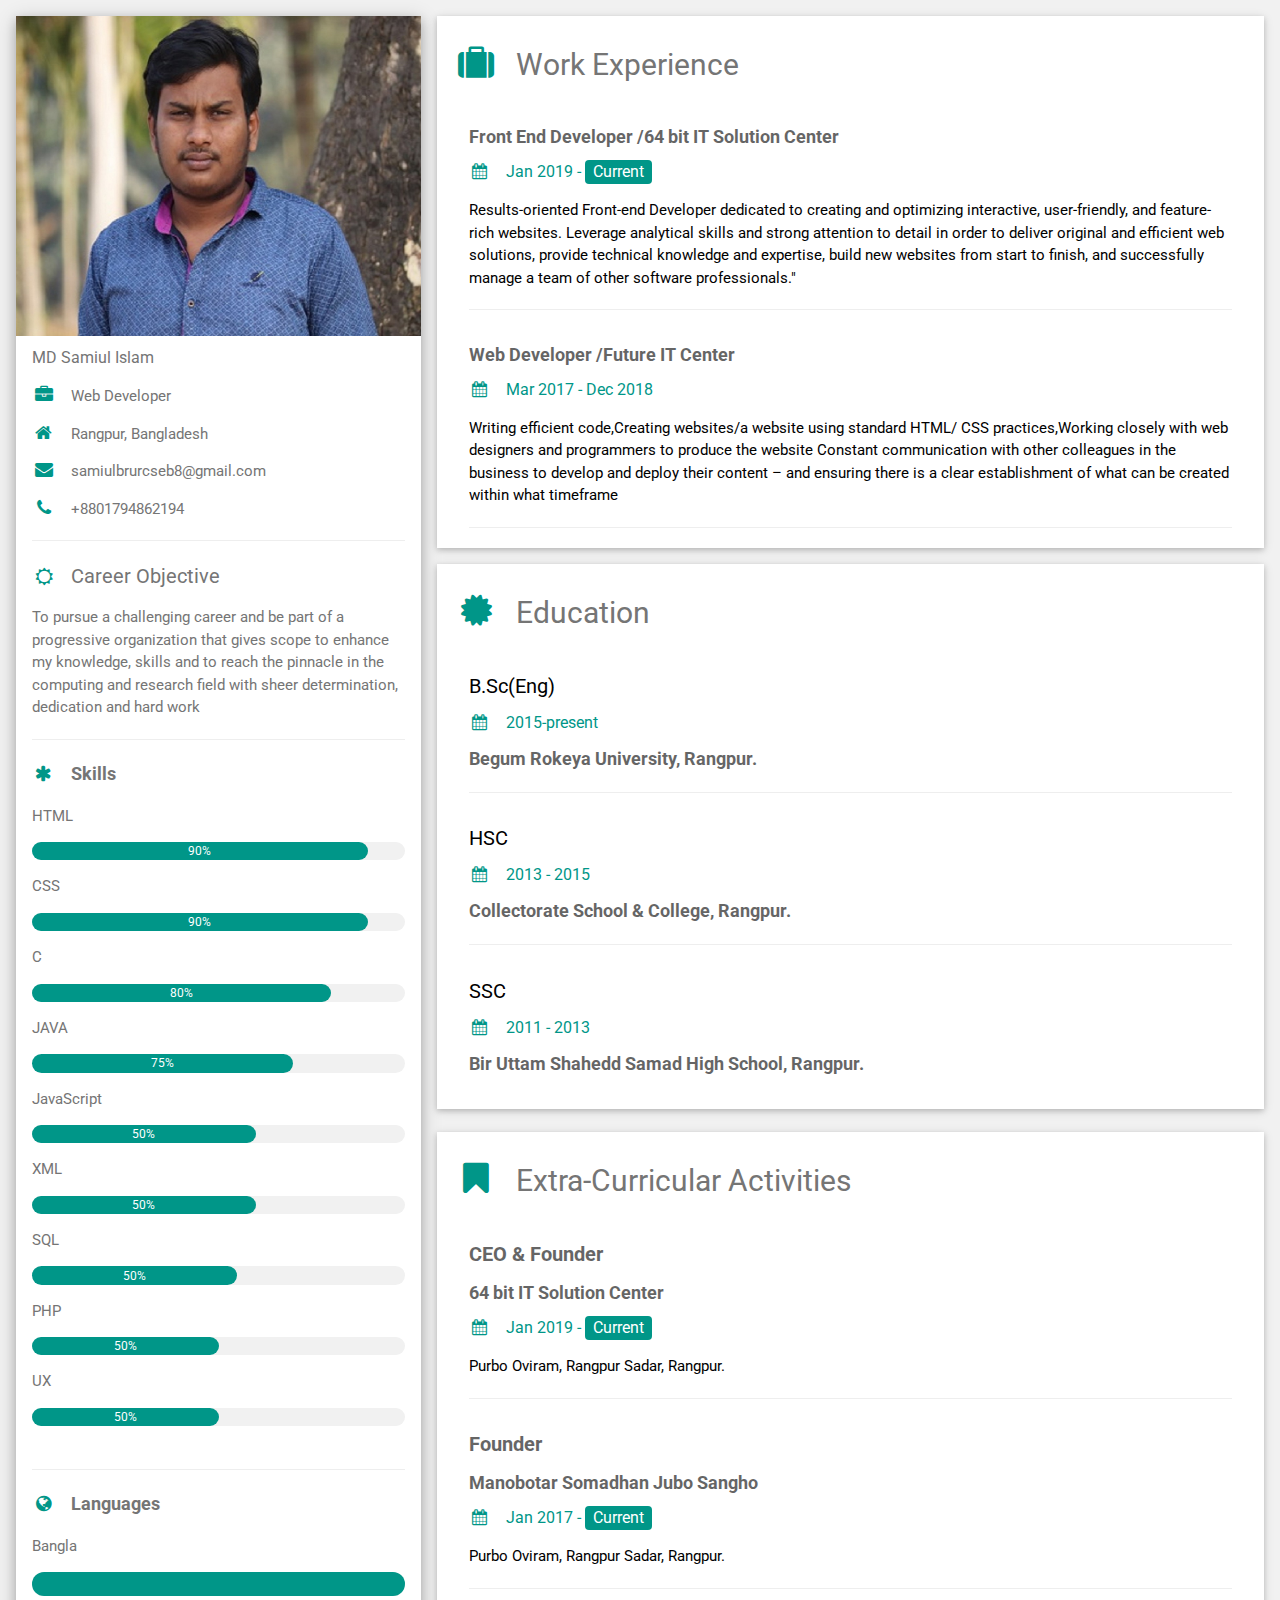
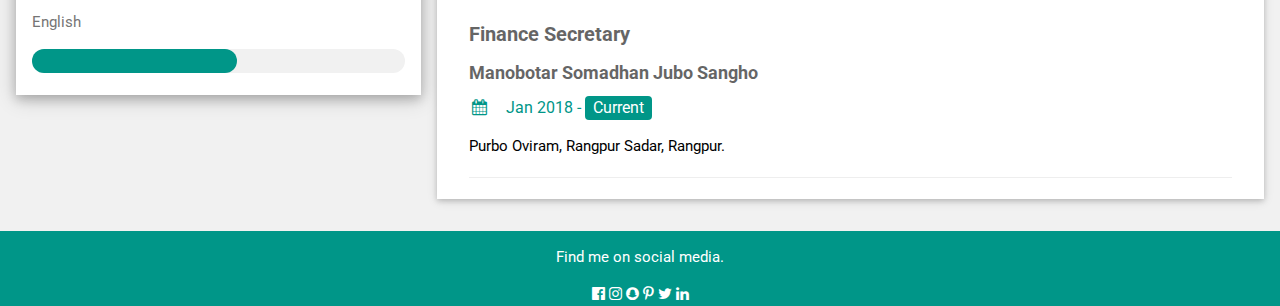
<file: Club/cv.html>
<!DOCTYPE html>
<html>
<title>About Me</title>
<meta charset="UTF-8">
<meta name="viewport" content="width=device-width, initial-scale=1">
<link rel="stylesheet" href="https://www.w3schools.com/w3css/4/w3.css">
<link rel='stylesheet' href='https://fonts.googleapis.com/css?family=Roboto'>
<link rel="stylesheet" href="https://cdnjs.cloudflare.com/ajax/libs/font-awesome/4.7.0/css/font-awesome.min.css">
<style>
html,body,h1,h2,h3,h4,h5,h6,p {font-family: "Roboto", sans-serif,"justify"}
</style>
<body class="w3-light-grey">

<!-- Page Container -->
<div class="w3-content w3-margin-top" style="max-width:1400px;">

  <!-- The Grid -->
  <div class="w3-row-padding">
  
    <!-- Left Column -->
    <div class="w3-third">
    
      <div class="w3-white w3-text-grey w3-card-4">
        <div class="w3-display-container">
          <img src="img/sojib.jpg" style="width:100%;height:320px" alt="Avatar">
        </div>
		 
        <div class="w3-container">
		  <h6>MD Samiul Islam</h6>
          <p><i class="fa fa-briefcase fa-fw w3-margin-right w3-large w3-text-teal"></i>Web Developer</p>
          <p><i class="fa fa-home fa-fw w3-margin-right w3-large w3-text-teal"></i>Rangpur, Bangladesh</p>
          <p><i class="fa fa-envelope fa-fw w3-margin-right w3-large w3-text-teal"></i>samiulbrurcseb8@gmail.com</p>
          <p><i class="fa fa-phone fa-fw w3-margin-right w3-large w3-text-teal"></i>+8801794862194</p>
		  
          <hr>
		  <h4><i class="fa fa-sun-o fa-fw w3-margin-right w3-large w3-text-teal"></i>Career Objective</h4>
		  <p>
		  To pursue a challenging career and be part of 
		  a progressive 
		  organization that gives scope to enhance 
		  my knowledge, skills and to reach the pinnacle
		  in the computing and research field with sheer
		  determination, dedication 
		  and hard work 	  
		  </p>
          <hr>

          <p class="w3-large"><b><i class="fa fa-asterisk fa-fw w3-margin-right w3-text-teal"></i>Skills</b></p>
          <p>HTML</p>
          <div class="w3-light-grey w3-round-xlarge w3-small">
            <div class="w3-container w3-center w3-round-xlarge w3-teal" style="width:90%">90%</div>
          </div>
		  
		  <p>CSS</p>
          <div class="w3-light-grey w3-round-xlarge w3-small">
            <div class="w3-container w3-center w3-round-xlarge w3-teal" style="width:90%">90%</div>
          </div>
		  
          <p>C</p>
          <div class="w3-light-grey w3-round-xlarge w3-small">
            <div class="w3-container w3-center w3-round-xlarge w3-teal" style="width:80%">
              <div class="w3-center w3-text-white">80%</div>
            </div>
          </div>
          <p>JAVA</p>
          <div class="w3-light-grey w3-round-xlarge w3-small">
            <div class="w3-container w3-center w3-round-xlarge w3-teal" style="width:70%">75%</div>
          </div>
          <p>JavaScript</p>
          <div class="w3-light-grey w3-round-xlarge w3-small">
            <div class="w3-container w3-center w3-round-xlarge w3-teal" style="width:60%">50%</div>
          </div>
		  
		  <p>XML</p>
          <div class="w3-light-grey w3-round-xlarge w3-small">
            <div class="w3-container w3-center w3-round-xlarge w3-teal" style="width:60%">50%</div>
          </div>
		  
		   <p>SQL</p>
          <div class="w3-light-grey w3-round-xlarge w3-small">
            <div class="w3-container w3-center w3-round-xlarge w3-teal" style="width:55%">50%</div>
          </div>
		  
		  <p>PHP</p>
          <div class="w3-light-grey w3-round-xlarge w3-small">
            <div class="w3-container w3-center w3-round-xlarge w3-teal" style="width:50%">50%</div>
          </div>
		  
		  <p>UX</p>
          <div class="w3-light-grey w3-round-xlarge w3-small">
            <div class="w3-container w3-center w3-round-xlarge w3-teal" style="width:50%">50%</div>
          </div>
          <br>
		<hr>
          <p class="w3-large w3-text-theme"><b><i class="fa fa-globe fa-fw w3-margin-right w3-text-teal"></i>Languages</b></p>
          <p>Bangla</p>
          <div class="w3-light-grey w3-round-xlarge">
            <div class="w3-round-xlarge w3-teal" style="height:24px;width:100%"></div>
          </div>
          <p>English</p>
          <div class="w3-light-grey w3-round-xlarge">
            <div class="w3-round-xlarge w3-teal" style="height:24px;width:55%"></div>
          </div>
          <br>
        </div>
      </div><br>

    <!-- End Left Column -->
    </div>

    <!-- Right Column -->
    <div class="w3-twothird">
    
      <div class="w3-container w3-card w3-white w3-margin-bottom">
        <h2 class="w3-text-grey w3-padding-16"><i class="fa fa-suitcase fa-fw w3-margin-right w3-xxlarge w3-text-teal"></i>Work Experience</h2>
        <div class="w3-container">
          <h5 class="w3-opacity"><b>Front End Developer /64 bit IT Solution Center</b></h5>
          <h6 class="w3-text-teal"><i class="fa fa-calendar fa-fw w3-margin-right"></i>Jan 2019 - <span class="w3-tag w3-teal w3-round">Current</span></h6>
          <p>Results-oriented Front-end Developer dedicated to creating and optimizing interactive, user-friendly, and feature-rich websites. Leverage analytical skills and strong attention to detail in order to deliver original and efficient web solutions, provide technical knowledge and expertise, build new websites from start to finish, and successfully manage a team of other software professionals."</p>
          <hr>
        </div>
        <div class="w3-container">
          <h5 class="w3-opacity"><b>Web Developer /Future IT Center</b></h5>
          <h6 class="w3-text-teal"><i class="fa fa-calendar fa-fw w3-margin-right"></i>Mar 2017 - Dec 2018</h6>
          <p>Writing efficient code,Creating websites/a website using standard HTML/
		  CSS practices,Working closely with web designers and programmers to produce the website
		Constant communication with other colleagues in the business to develop and deploy their content – and ensuring there is a clear establishment of what can be created within what timeframe</p>
				
          <hr>
        </div>
 
      </div>

      <div class="w3-container w3-card w3-white">
        <h2 class="w3-text-grey w3-padding-16"><i class="fa fa-certificate fa-fw w3-margin-right w3-xxlarge w3-text-teal"></i>Education</h2>
        <div class="w3-container">
		 <h4>B.Sc(Eng)</h4>
		  <h6 class="w3-text-teal"><i class="fa fa-calendar fa-fw w3-margin-right"></i>2015-present</h6>
          <h5 class="w3-opacity"><b>Begum Rokeya University, Rangpur.</b></h5>
          <hr>
        </div>
        <div class="w3-container">
		 <h4>HSC</h4>

		  <h6 class="w3-text-teal"><i class="fa fa-calendar fa-fw w3-margin-right"></i>2013 - 2015</h6>
          <h5 class="w3-opacity"><b>Collectorate School & College, Rangpur.</b></h5>
         
         
          <hr>
        </div>
        <div class="w3-container">
		<h4>SSC</h4>
		<h6 class="w3-text-teal"><i class="fa fa-calendar fa-fw w3-margin-right"></i>2011 - 2013</h6>
          <h5 class="w3-opacity"><b>Bir Uttam Shahedd Samad High School, Rangpur.</b></h5>
          
          <br>
        </div>
      </div>
	  <br>
	  
	   <div class="w3-container w3-card w3-white w3-margin-bottom">
        <h2 class="w3-text-grey w3-padding-16"><i class="fa fa-bookmark fa-fw w3-margin-right w3-xxlarge w3-text-teal"></i>Extra-Curricular Activities</h2>
        <div class="w3-container">
          <h4 class="w3-opacity"><b>CEO & Founder</b></h4>
		   <h5 class="w3-opacity"><b>64 bit IT Solution Center</b></h5>
          <h6 class="w3-text-teal"><i class="fa fa-calendar fa-fw w3-margin-right"></i>Jan 2019 - <span class="w3-tag w3-teal w3-round">Current</span></h6>
          <p>Purbo Oviram, Rangpur Sadar, Rangpur.</p>
          <hr>
        </div>
         <div class="w3-container">
          <h4 class="w3-opacity"><b>Founder</b></h4>
		   <h5 class="w3-opacity"><b>Manobotar Somadhan Jubo Sangho</b></h5>
          <h6 class="w3-text-teal"><i class="fa fa-calendar fa-fw w3-margin-right"></i>Jan 2017 - <span class="w3-tag w3-teal w3-round">Current</span></h6>
          <p>Purbo Oviram, Rangpur Sadar, Rangpur.</p>
          <hr>
        </div>
         <div class="w3-container">
          <h4 class="w3-opacity"><b>Finance Secretary</b></h4>
		   <h5 class="w3-opacity"><b>Manobotar Somadhan Jubo Sangho</b></h5>
          <h6 class="w3-text-teal"><i class="fa fa-calendar fa-fw w3-margin-right"></i>Jan 2018 - <span class="w3-tag w3-teal w3-round">Current</span></h6>
          <p>Purbo Oviram, Rangpur Sadar, Rangpur.</p>
          <hr>
        </div>
      </div>

    <!-- End Right Column -->
    </div>
    
  <!-- End Grid -->
  </div>
  
  <!-- End Page Container -->
</div>

<footer class="w3-container w3-teal w3-center w3-margin-top">
  <p>Find me on social media.</p>
  <i class="fa fa-facebook-official w3-hover-opacity"></i>
  <i class="fa fa-instagram w3-hover-opacity"></i>
  <i class="fa fa-snapchat w3-hover-opacity"></i>
  <i class="fa fa-pinterest-p w3-hover-opacity"></i>
  <i class="fa fa-twitter w3-hover-opacity"></i>
  <i href="https://www.linkedin.com/in/samiul-islam-802367186/edit/position/new/" class="fa fa-linkedin w3-hover-opacity"></i>
 
</footer>

</body>
</html>
</file>
